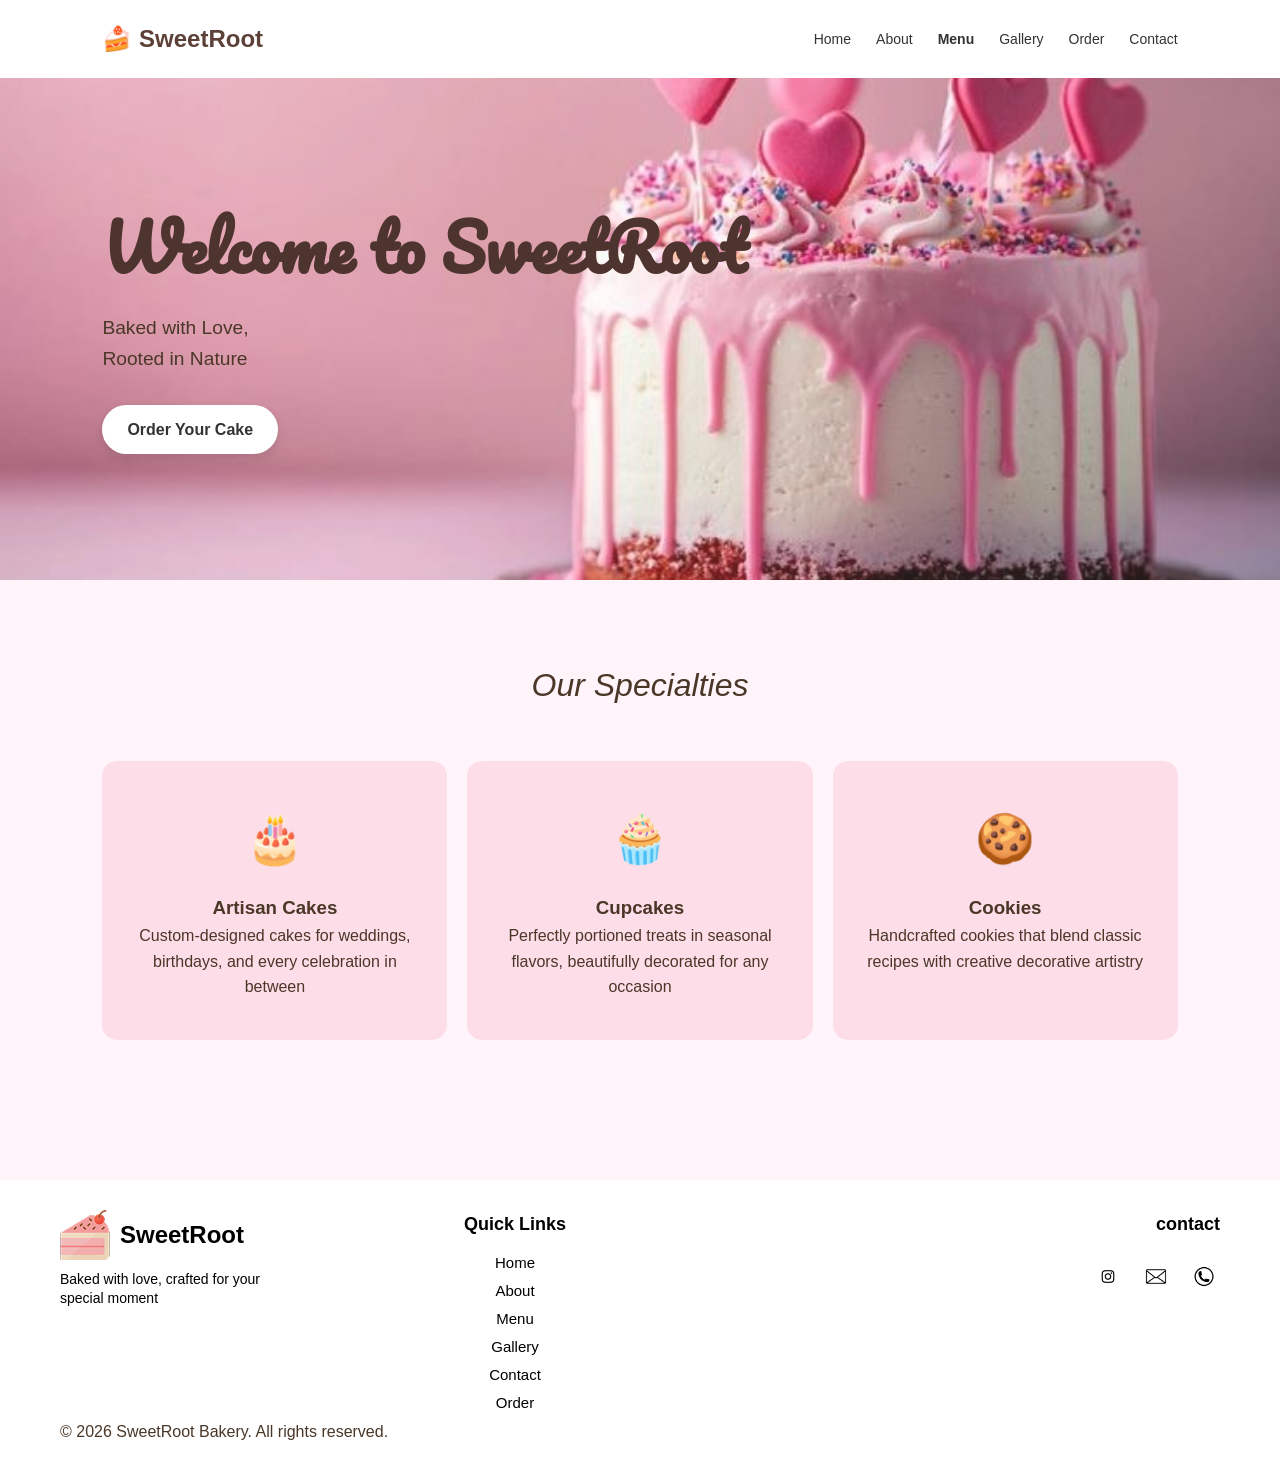
<file: pages/index.html>
<!DOCTYPE html>
<html lang="en">
<head>
    <meta charset="UTF-8">
    <meta name="viewport" content="width=device-width, initial-scale=1.0">
    <title>SweetRoot Bakery</title>
    <link href="https://fonts.googleapis.com/css2?family=Pacifico&display=swap" rel="stylesheet">
    <link rel="stylesheet" href="../styles/index.css">
</head>
<body>

    <header class="main-header">
        <nav class="navbar">
    <div class="logo">🍰 SweetRoot</div>

    <input type="checkbox" id="menu-bar">
    <label for="menu-bar" class="hamburger">☰</label>

    <ul class="nav-links">
        <li><a href="index.html">Home</a></li>
        <li><a href="about.html">About</a></li>
        <li><a href="menu.html" class="active">Menu</a></li>
        <li><a href="gallery.html">Gallery</a></li>
        <li><a href="order.html">Order</a></li>
        <li><a href="contact.html">Contact</a></li>
    </ul>
</nav>
    </header>

    <section class="hero">
        <div class="hero-content">
            <h1>Welcome to SweetRoot</h1>
            <p class="subtitle">Baked with Love,<br>Rooted in Nature</p>
            <a href="order.html" class="cta-button">Order Your Cake</a>
        </div>
    </section>

    <section class="specialties">
        <h2 class="section-title">Our Specialties</h2>
        <div class="card-grid">
            <div class="card">
                <div class="card-icon">🎂</div>
                <h3>Artisan Cakes</h3>
                <p>Custom-designed cakes for weddings, birthdays, and every celebration in between</p>
            </div>
            <div class="card">
                <div class="card-icon">🧁</div>
                <h3>Cupcakes</h3>
                <p>Perfectly portioned treats in seasonal flavors, beautifully decorated for any occasion</p>
            </div>
            <div class="card">
                <div class="card-icon">🍪</div>
                <h3>Cookies</h3>
                <p>Handcrafted cookies that blend classic recipes with creative decorative artistry</p>
            </div>
        </div>
    </section>

   <footer>
  <div class="footer">

    <div class="footer-left">
      <div class="brand">
        <img src="../public/images/image 1.png " alt="SweetRoot logo">
        <h5>SweetRoot</h5>
      </div>
      <p>Baked with love, crafted for your special moment</p>
    </div>

    <div class="footer-middle">
      <h4>Quick Links</h4>
      <a href="index.html">Home</a>
      <a href="about.html">About</a>
      <a href="menu.html">Menu</a>
      <a href="gallery.html">Gallery</a>
      <a href="contact.html">Contact</a>
      <a href="order.html">Order</a>
    </div>

    <div class="footer-right">
      <h4>contact</h4>
      <div class="footer-icons">
        <a href="https://instagram.com/sweetroot.bakery" target="_blank">
          <img src="../public/icons/Rectangle 11.png" alt="Instagram">
        </a>

        <a href="mailto:sweetrootbakery@gmail.com">
          <img src="../public/icons/Rectangle 12.png " alt="Email">
        </a>

        <a href="tel:+251912345678">
          <img src="../public/icons/Rectangle 13.png " alt="Phone">
        </a>
      </div>
    </div>

  </div>
  <p>© 2026 SweetRoot Bakery. All rights reserved.</p>
</footer>


</body>
</html>
</file>
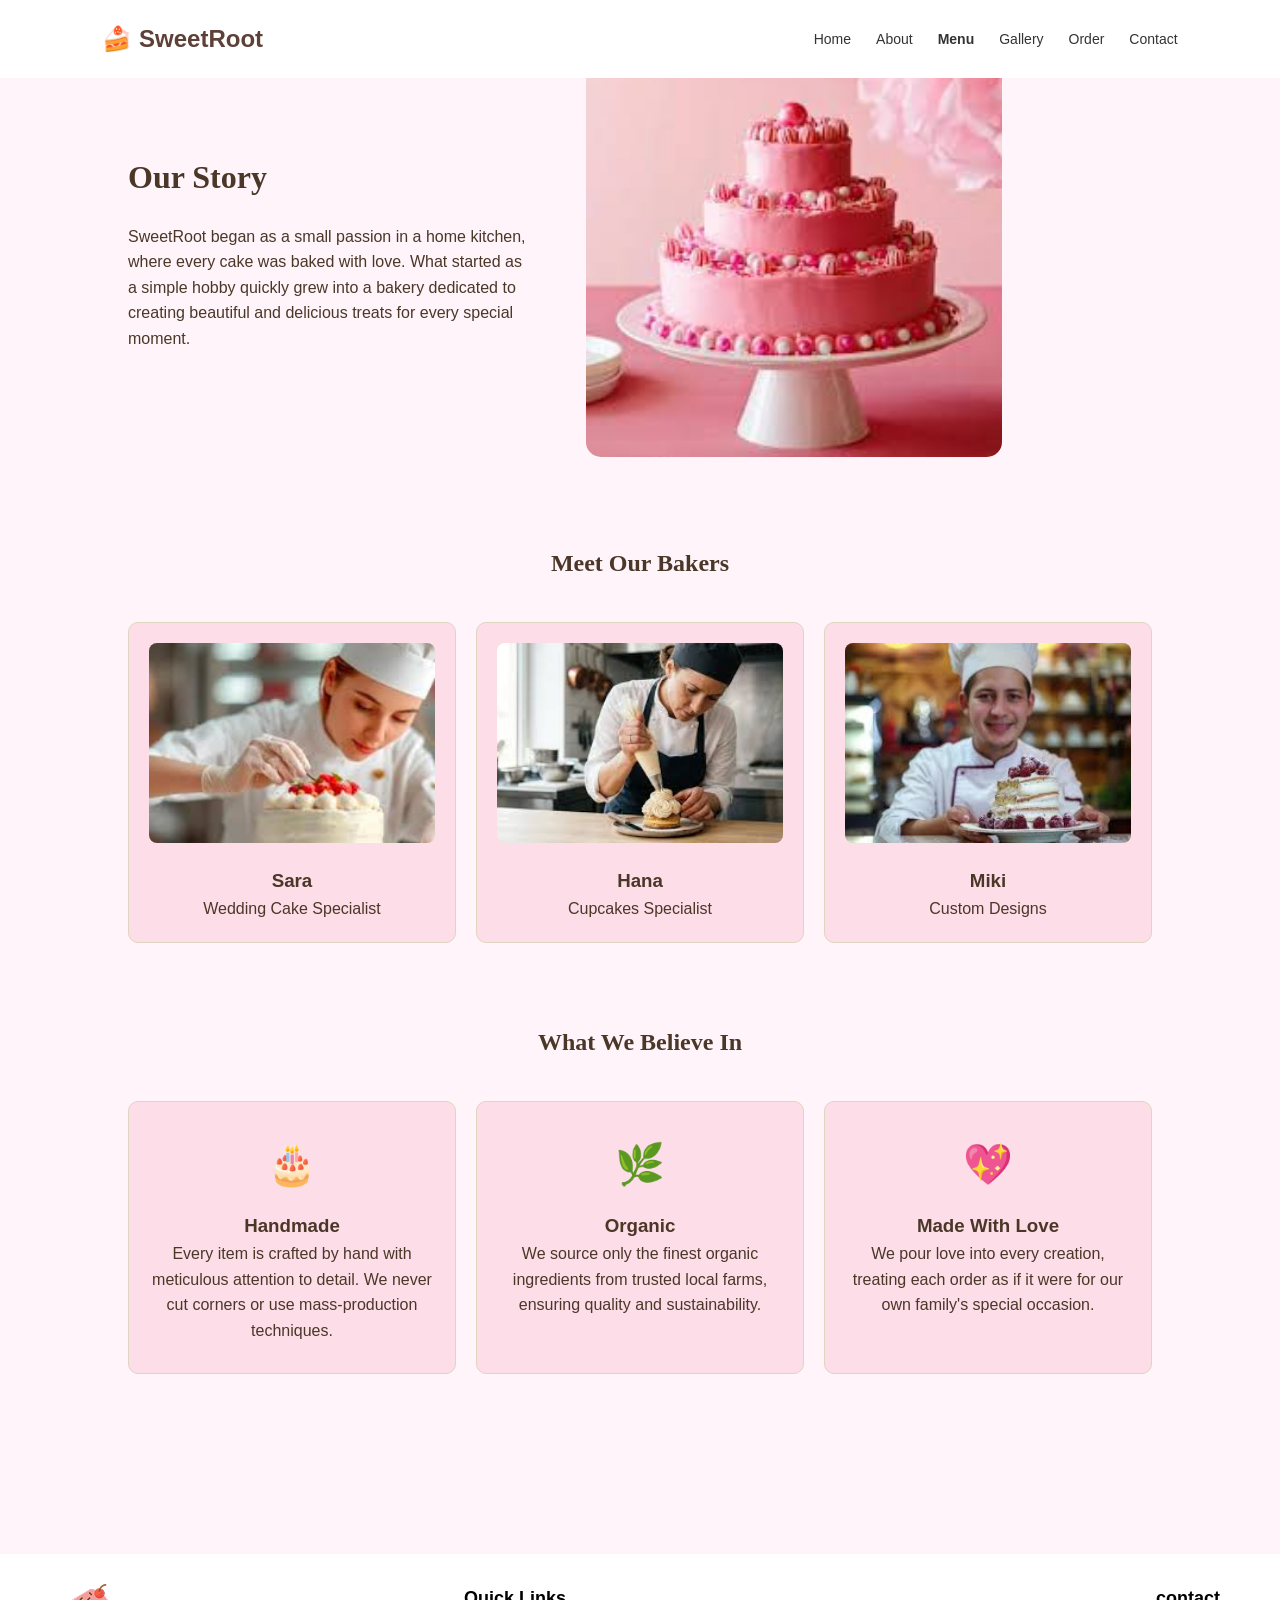
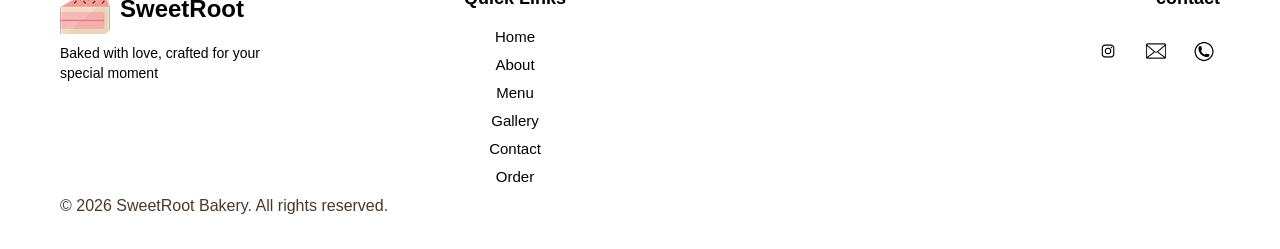
<file: pages/about.html>
<!DOCTYPE html>
<html lang="en">
<head>
    <meta charset="UTF-8">
    <meta name="viewport" content="width=device-width, initial-scale=1.0">
    <title>About Us - SweetRoot</title>
    <link rel="stylesheet" href="../styles/about.css">
</head>
<body>

    <header>
         <nav class="navbar">
    <div class="logo">🍰 SweetRoot</div>

    <input type="checkbox" id="menu-bar">
    <label for="menu-bar" class="hamburger">☰</label>

    <ul class="nav-links">
        <li><a href="index.html">Home</a></li>
        <li><a href="about.html">About</a></li>
        <li><a href="menu.html" class="active">Menu</a></li>
        <li><a href="gallery.html">Gallery</a></li>
        <li><a href="order.html">Order</a></li>
        <li><a href="contact.html">Contact</a></li>
    </ul>
</nav>
    </header>
    <main class="container">
        <section class="our-story">
            <div class="story-text">
                <h2>Our Story</h2>
                <p>SweetRoot began as a small passion in a home kitchen,<br> where every cake was baked with love. What started as<br> a simple hobby quickly grew into a bakery dedicated to<br> creating beautiful and delicious treats for every special<br> moment.</p>
            </div>
            <div class="story-image">
                <img src="../public/images/about-cake.jpg" alt="Our Story Cake">
            </div>
        </section>

        <section class="bakers-section">
            <h2>Meet Our Bakers</h2>
            <div class="baker-grid">
                <div class="baker-card">
                    <img src="../public/images/sara.jpg" alt="Sara">
                    <h3>Sara</h3>
                    <p>Wedding Cake Specialist</p>
                </div>
                <div class="baker-card">
                    <img src="../public/images/hana.jpg" alt="Hana">
                    <h3>Hana</h3>
                    <p>Cupcakes Specialist</p>
                </div>
                <div class="baker-card">
                    <img src="../public/images/miki.jpg" alt="Miki">
                    <h3>Miki</h3>
                    <p>Custom Designs</p>
                </div>
            </div>
        </section>

        <section class="values-section">
            <h2>What We Believe In</h2>
            <div class="values-grid">
                <div class="value-card">
                    <div class="value-icon">🎂</div>
                    <h3>Handmade</h3>
                    <p>Every item is crafted by hand with meticulous attention to detail. We never cut corners or use mass-production techniques.</p>
                </div>
                <div class="value-card">
                    <div class="value-icon">🌿</div>
                    <h3>Organic</h3>
                    <p>We source only the finest organic ingredients from trusted local farms, ensuring quality and sustainability.</p>
                </div>
                <div class="value-card">
                    <div class="value-icon">💖</div>
                    <h3>Made With Love</h3>
                    <p>We pour love into every creation, treating each order as if it were for our own family's special occasion.</p>
                </div>
            </div>
        </section>
    </main>

<footer>
  <div class="footer">

    <div class="footer-left">
      <div class="brand">
        <img src="../public/images/image 1.png " alt="SweetRoot logo">
        <h5>SweetRoot</h5>
      </div>
      <p>Baked with love, crafted for your special moment</p>
    </div>

    <div class="footer-middle">
      <h4>Quick Links</h4>
      <a href="index.html">Home</a>
      <a href="about.html">About</a>
      <a href="menu.html">Menu</a>
      <a href="gallery.html">Gallery</a>
      <a href="contact.html">Contact</a>
      <a href="order.html">Order</a>
    </div>

    <div class="footer-right">
      <h4>contact</h4>
      <div class="footer-icons">
        <a href="https://instagram.com/sweetroot.bakery" target="_blank">
          <img src="../public/icons/Rectangle 11.png" alt="Instagram">
        </a>

        <a href="mailto:sweetrootbakery@gmail.com">
          <img src="../public/icons/Rectangle 12.png " alt="Email">
        </a>

        <a href="tel:+251912345678">
          <img src="../public/icons/Rectangle 13.png " alt="Phone">
        </a>
      </div>
    </div>

  </div>
  <p>© 2026 SweetRoot Bakery. All rights reserved.</p>
</footer>


</body>
</html>
</file>
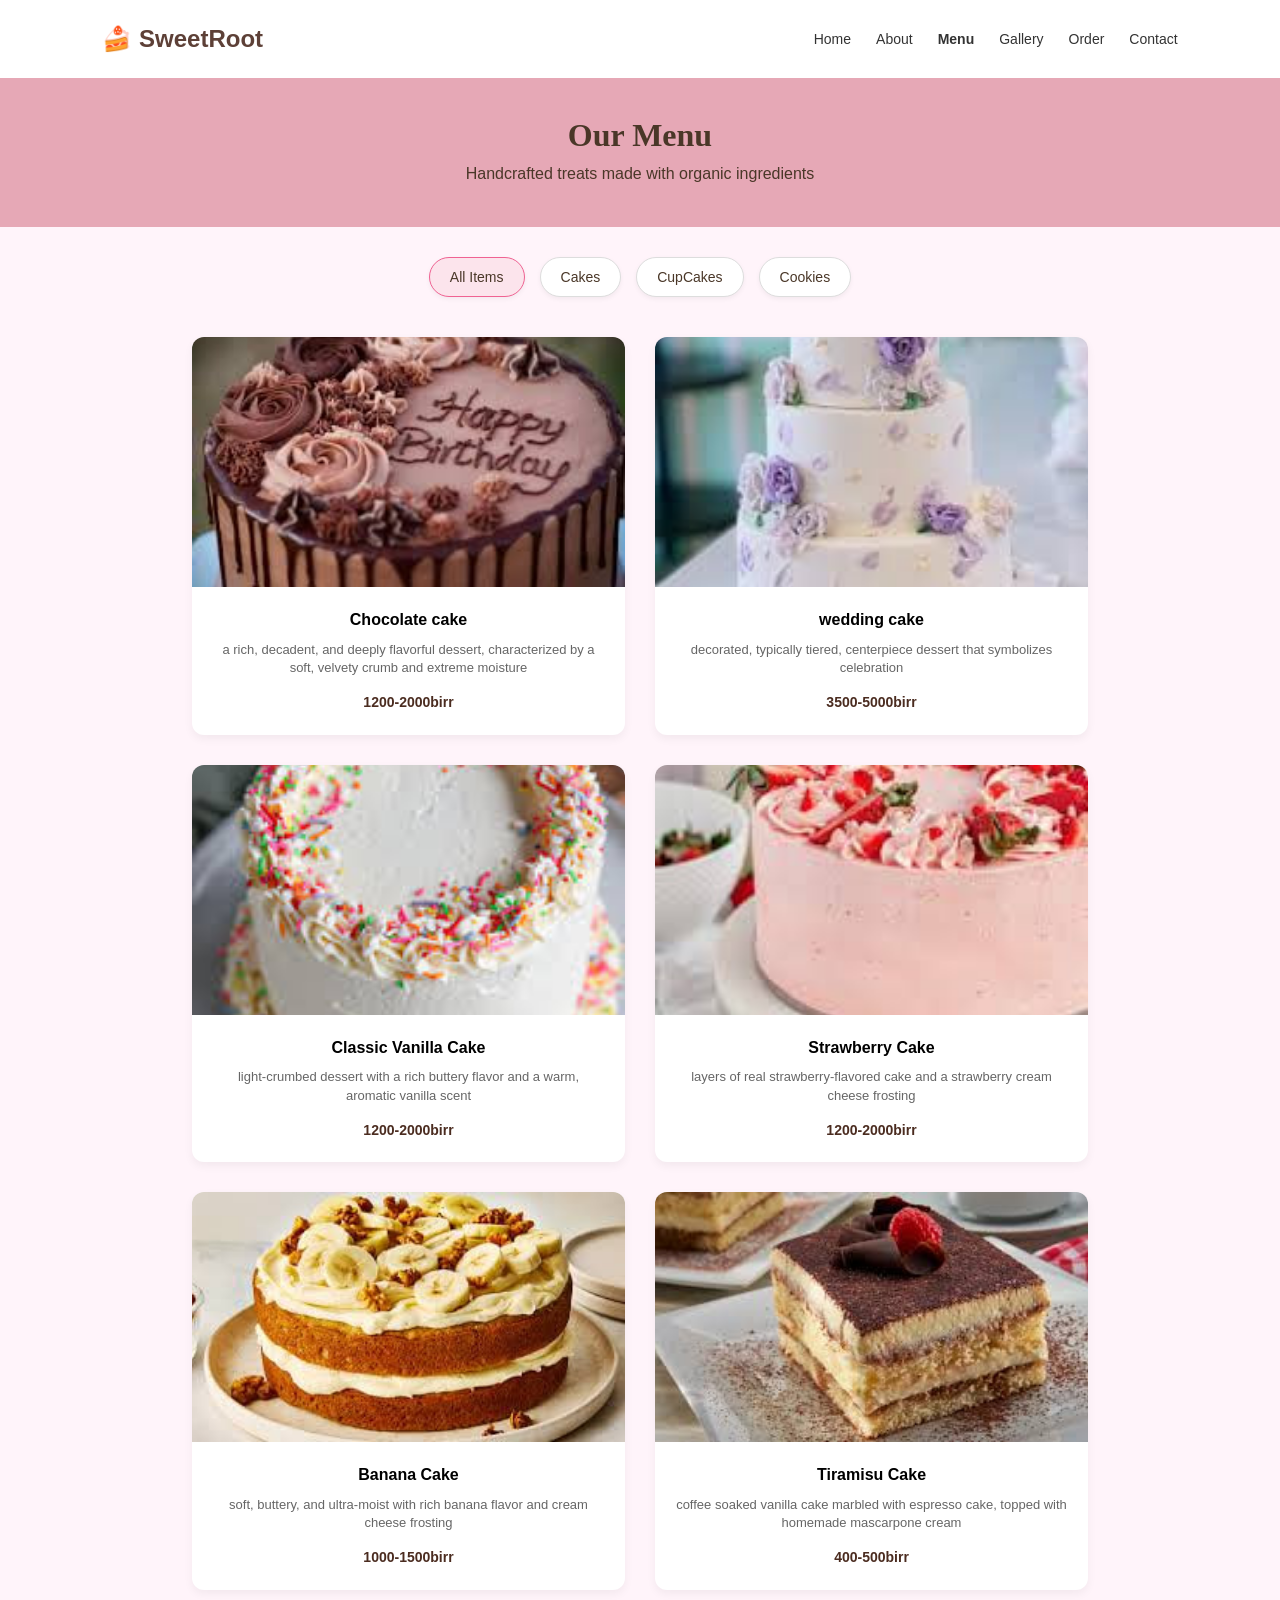
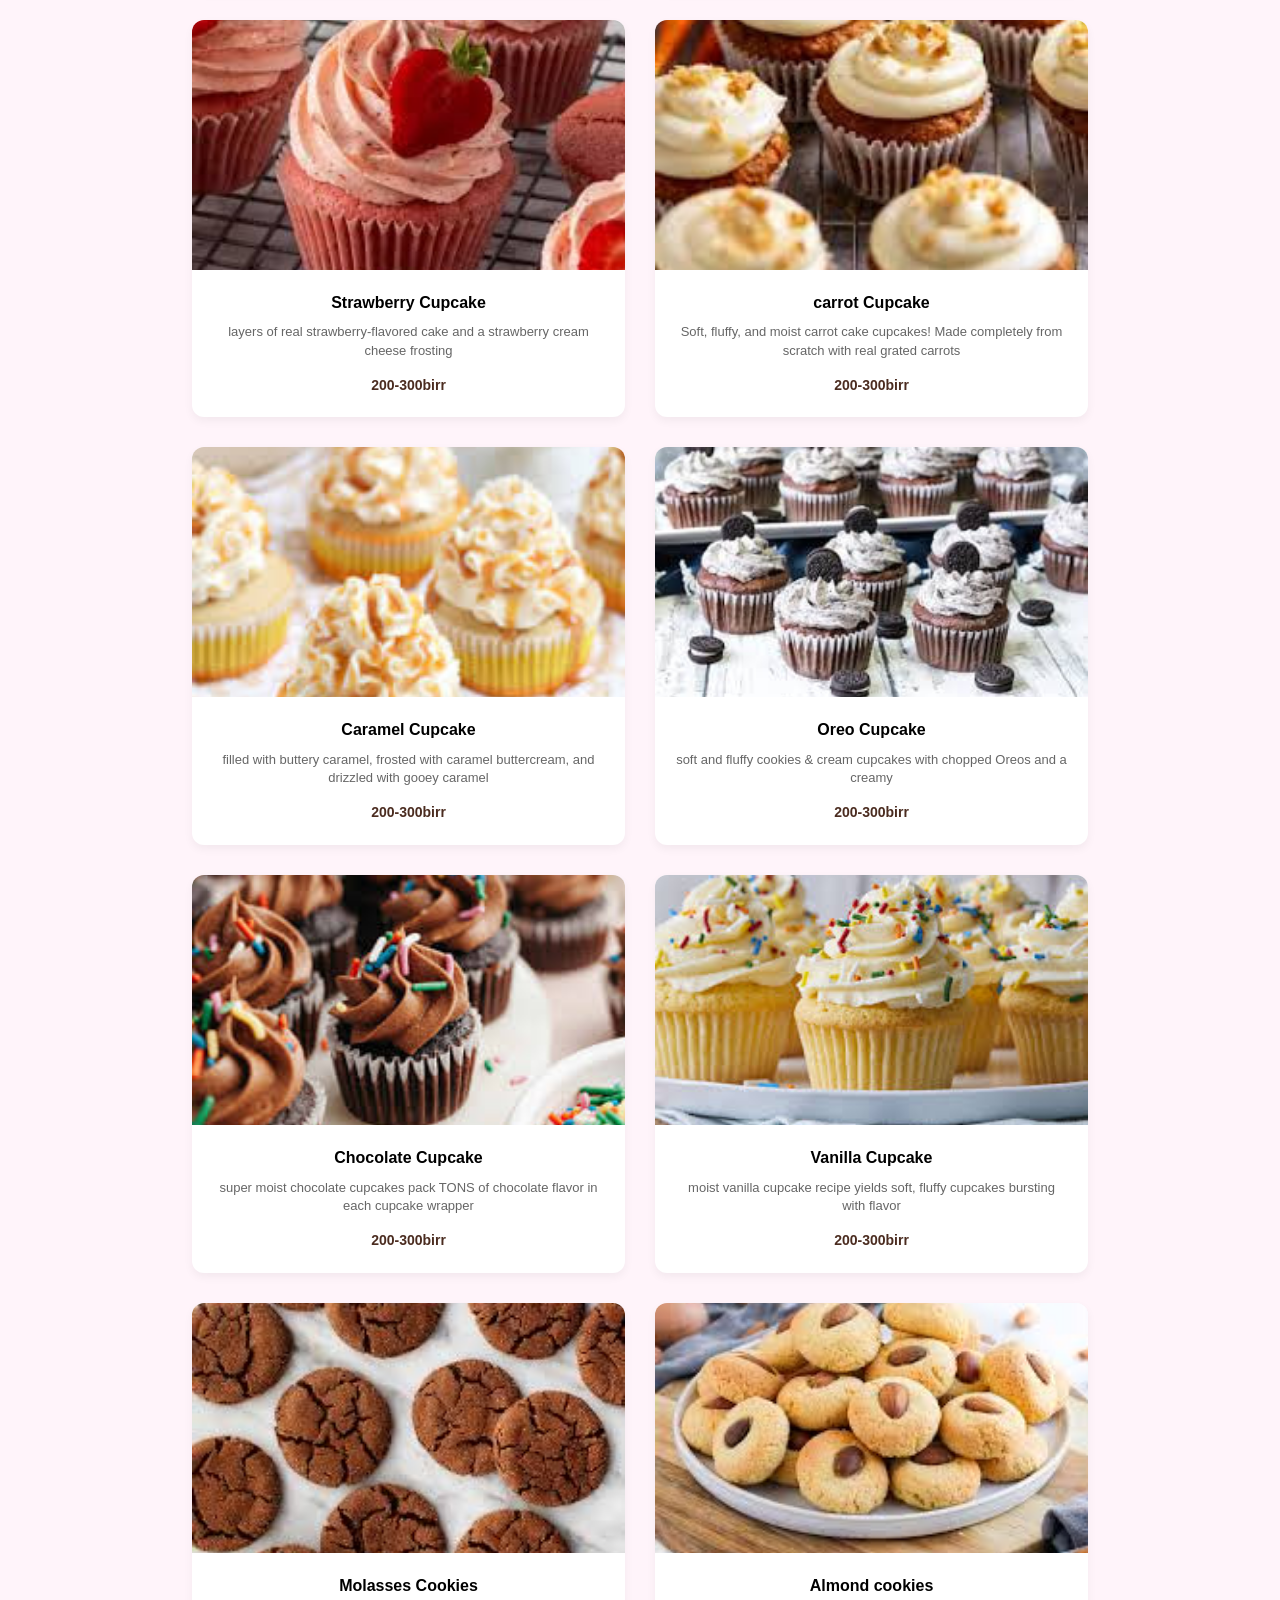
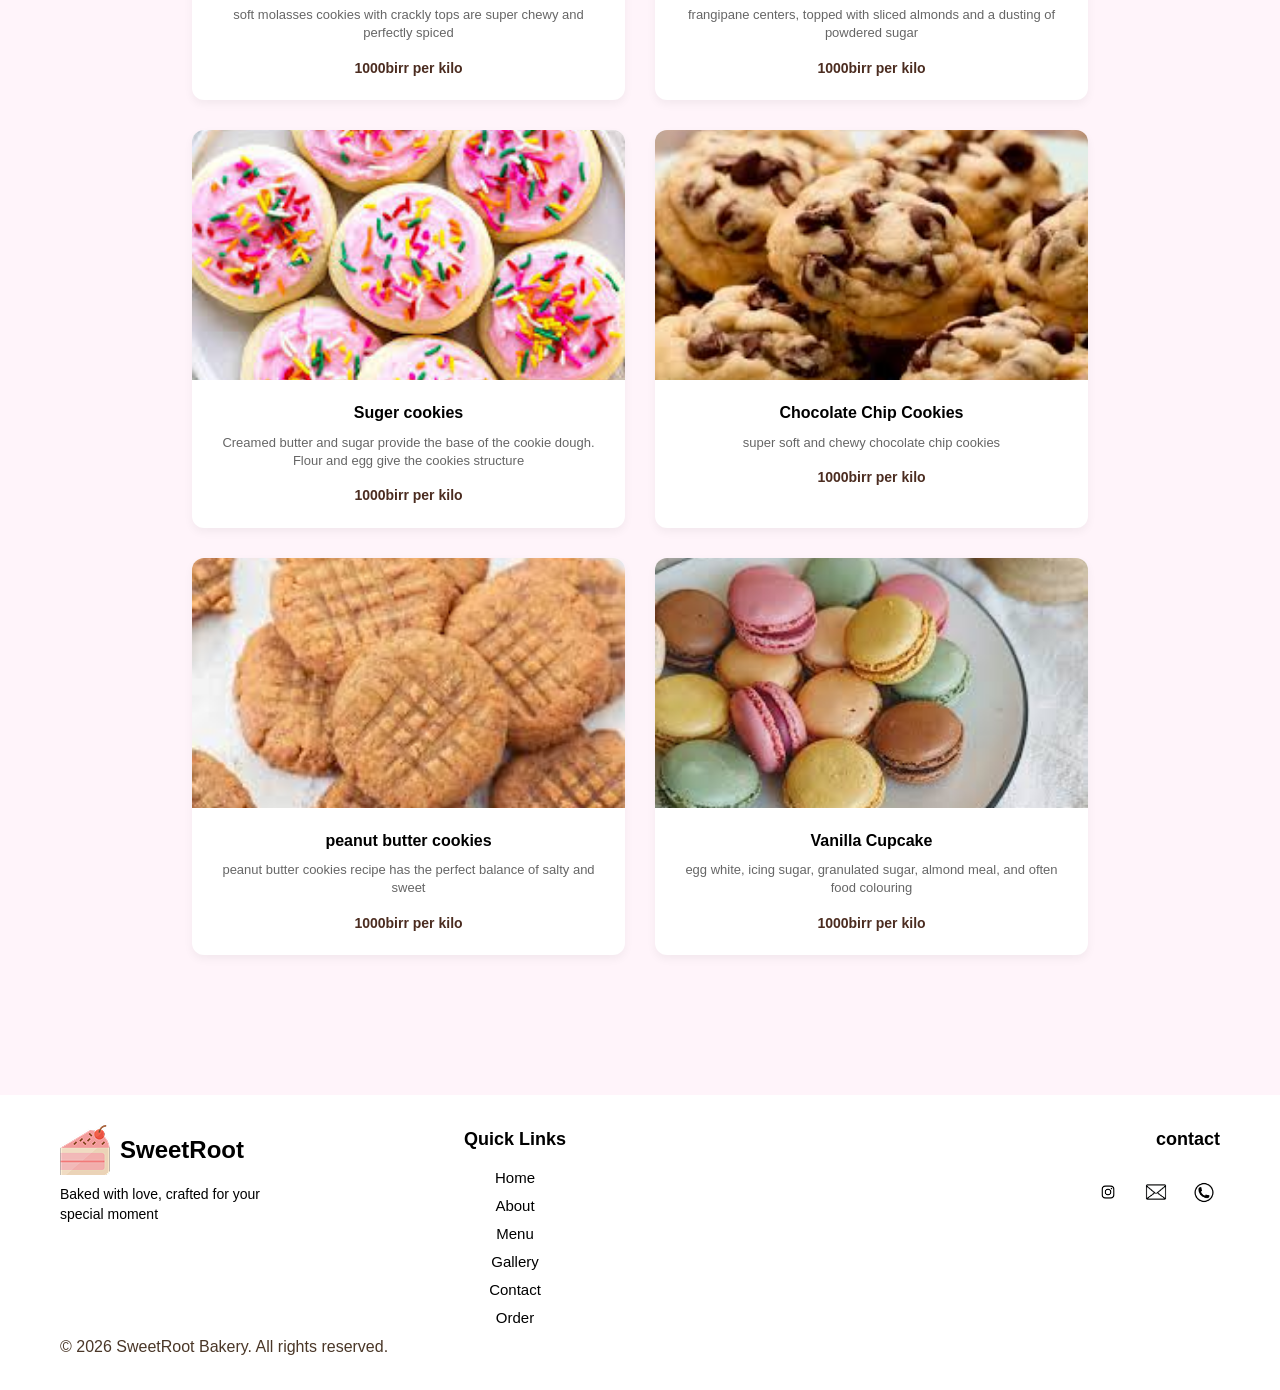
<file: pages/menu.html>
<!doctype html>
<html lang="en">
  <head>
    <meta charset="UTF-8" />
    <meta name="viewport" content="width=device-width, initial-scale=1.0" />
    <title>Menu - SweetRoot</title>
    <link rel="stylesheet" href="../styles/menu.css" />
  </head>
  <body>
    <header>
      <nav class="navbar">
        <div class="logo">🍰 SweetRoot</div>

        <input type="checkbox" id="menu-bar" />
        <label for="menu-bar" class="hamburger">☰</label>

        <ul class="nav-links">
          <li><a href="index.html">Home</a></li>
          <li><a href="about.html">About</a></li>
          <li><a href="menu.html" class="active">Menu</a></li>
          <li><a href="gallery.html">Gallery</a></li>
          <li><a href="order.html">Order</a></li>
          <li><a href="contact.html">Contact</a></li>
        </ul>
      </nav>
    </header>

    <section class="menu-banner">
      <h1>Our Menu</h1>
      <p>Handcrafted treats made with organic ingredients</p>
    </section>

    <input type="radio" name="menu-filter" id="all" checked />
    <input type="radio" name="menu-filter" id="cakes" />
    <input type="radio" name="menu-filter" id="cupcakes" />
    <input type="radio" name="menu-filter" id="cookies" />

    <div class="filter-container">
      <label for="all" class="lbl-all">All Items</label>
      <label for="cakes" class="lbl-cakes">Cakes</label>
      <label for="cupcakes" class="lbl-cupcakes">CupCakes</label>
      <label for="cookies" class="lbl-cookies">Cookies</label>
    </div>

    <main class="menu-grid">
      <div class="menu-card item-cakes">
        <img src="../public/images/chocolate-cake.jpg" alt="Chocolate cake" />
        <div class="card-content">
          <h3>Chocolate cake</h3>
          <p>
            a rich, decadent, and deeply flavorful dessert, characterized by a
            soft, velvety crumb and extreme moisture
          </p>
          <span class="price">1200-2000birr</span>
        </div>
      </div>
      <div class="menu-card item-cakes">
        <img src="../public/images/wedding-cake.jpg" alt="wedding cake" />
        <div class="card-content">
          <h3>wedding cake</h3>
          <p>
            decorated, typically tiered, centerpiece dessert that symbolizes
            celebration
          </p>
          <span class="price">3500-5000birr</span>
        </div>
      </div>
      <div class="menu-card item-cakes">
        <img
          src="../public/images/vanilla-cake.jpg"
          alt="Classic Vanilla Cake"
        />
        <div class="card-content">
          <h3>Classic Vanilla Cake</h3>
          <p>
            light-crumbed dessert with a rich buttery flavor and a warm,
            aromatic vanilla scent
          </p>
          <span class="price">1200-2000birr</span>
        </div>
      </div>
      <div class="menu-card item-cakes">
        <img src="../public/images/strawberry-cake.jpg" alt="Strawberry Cake" />
        <div class="card-content">
          <h3>Strawberry Cake</h3>
          <p>
            layers of real strawberry-flavored cake and a strawberry cream
            cheese frosting
          </p>
          <span class="price">1200-2000birr</span>
        </div>
      </div>
      <div class="menu-card item-cakes">
        <img src="../public/images/banana-cake.jpg" alt="Banana Cake" />
        <div class="card-content">
          <h3>Banana Cake</h3>
          <p>
            soft, buttery, and ultra-moist with rich banana flavor and cream
            cheese frosting
          </p>
          <span class="price">1000-1500birr</span>
        </div>
      </div>
      <div class="menu-card item-cakes">
        <img src="../public/images/tiramisu-cake.jpg" alt="Tiramisu Cake" />
        <div class="card-content">
          <h3>Tiramisu Cake</h3>
          <p>
            coffee soaked vanilla cake marbled with espresso cake, topped with
            homemade mascarpone cream
          </p>
          <span class="price">400-500birr</span>
        </div>
      </div>

      <div class="menu-card item-cupcakes">
        <img
          src="../public/images/strawberry-cupcake.jpg"
          alt="Strawberry Cupcake"
        />
        <div class="card-content">
          <h3>Strawberry Cupcake</h3>
          <p>
            layers of real strawberry-flavored cake and a strawberry cream
            cheese frosting
          </p>
          <span class="price">200-300birr</span>
        </div>
      </div>
      <div class="menu-card item-cupcakes">
        <img src="../public/images/carrot-cupcake.jpg" alt="carrot Cupcake" />
        <div class="card-content">
          <h3>carrot Cupcake</h3>
          <p>
            Soft, fluffy, and moist carrot cake cupcakes! Made completely from
            scratch with real grated carrots
          </p>
          <span class="price">200-300birr</span>
        </div>
      </div>
      <div class="menu-card item-cupcakes">
        <img src="../public/images/caramel-cupcake.jpg" alt="Caramel Cupcake" />
        <div class="card-content">
          <h3>Caramel Cupcake</h3>
          <p>
            filled with buttery caramel, frosted with caramel buttercream, and
            drizzled with gooey caramel
          </p>
          <span class="price">200-300birr</span>
        </div>
      </div>
      <div class="menu-card item-cupcakes">
        <img src="../public/images/oreo-cupcake.jpg" alt="Oreo Cupcake" />
        <div class="card-content">
          <h3>Oreo Cupcake</h3>
          <p>
            soft and fluffy cookies & cream cupcakes with chopped Oreos and a
            creamy
          </p>
          <span class="price">200-300birr</span>
        </div>
      </div>
      <div class="menu-card item-cupcakes">
        <img
          src="../public/images/chocolate-cupcake.jpg"
          alt="Chocolate Cupcake"
        />
        <div class="card-content">
          <h3>Chocolate Cupcake</h3>
          <p>
            super moist chocolate cupcakes pack TONS of chocolate flavor in each
            cupcake wrapper
          </p>
          <span class="price">200-300birr</span>
        </div>
      </div>
      <div class="menu-card item-cupcakes">
        <img src="../public/images/vanilla-cupcake.jpg" alt="Vanilla Cupcake" />
        <div class="card-content">
          <h3>Vanilla Cupcake</h3>
          <p>
            moist vanilla cupcake recipe yields soft, fluffy cupcakes bursting
            with flavor
          </p>
          <span class="price">200-300birr</span>
        </div>
      </div>

      <div class="menu-card item-cookies">
        <img
          src="../public/images/molasses-cookies.jpg"
          alt="Molasses Cookies"
        />
        <div class="card-content">
          <h3>Molasses Cookies</h3>
          <p>
            soft molasses cookies with crackly tops are super chewy and
            perfectly spiced
          </p>
          <span class="price">1000birr per kilo</span>
        </div>
      </div>
      <div class="menu-card item-cookies">
        <img src="../public/images/almond-cookies.jpg" alt="Almond cookies" />
        <div class="card-content">
          <h3>Almond cookies</h3>
          <p>
            frangipane centers, topped with sliced almonds and a dusting of
            powdered sugar
          </p>
          <span class="price">1000birr per kilo</span>
        </div>
      </div>
      <div class="menu-card item-cookies">
        <img src="../public/images/sugar-cookies.jpg" alt="Suger cookies" />
        <div class="card-content">
          <h3>Suger cookies</h3>
          <p>
            Creamed butter and sugar provide the base of the cookie dough. Flour
            and egg give the cookies structure
          </p>
          <span class="price">1000birr per kilo</span>
        </div>
      </div>
      <div class="menu-card item-cookies">
        <img
          src="../public/images/choc-chip-cookies.jpg"
          alt="Chocolate Chip Cookies"
        />
        <div class="card-content">
          <h3>Chocolate Chip Cookies</h3>
          <p>super soft and chewy chocolate chip cookies</p>
          <span class="price">1000birr per kilo</span>
        </div>
      </div>
      <div class="menu-card item-cookies">
        <img
          src="../public/images/peanut-butter-cookies.jpg"
          alt="peanut butter cookies"
        />
        <div class="card-content">
          <h3>peanut butter cookies</h3>
          <p>
            peanut butter cookies recipe has the perfect balance of salty and
            sweet
          </p>
          <span class="price">1000birr per kilo</span>
        </div>
      </div>
      <div class="menu-card item-cookies">
        <img src="../public/images/macarons.jpg" alt="Vanilla Cupcake" />
        <div class="card-content">
          <h3>Vanilla Cupcake</h3>
          <p>
            egg white, icing sugar, granulated sugar, almond meal, and often
            food colouring
          </p>
          <span class="price">1000birr per kilo</span>
        </div>
      </div>
    </main>

    <footer>
      <div class="footer">
        <div class="footer-left">
          <div class="brand">
            <img src="../public/images/image 1.png " alt="SweetRoot logo" />
            <h5>SweetRoot</h5>
          </div>
          <p>Baked with love, crafted for your special moment</p>
        </div>

        <div class="footer-middle">
          <h4>Quick Links</h4>
          <a href="index.html">Home</a>
          <a href="about.html">About</a>
          <a href="menu.html">Menu</a>
          <a href="gallery.html">Gallery</a>
          <a href="contact.html">Contact</a>
          <a href="order.html">Order</a>
        </div>

        <div class="footer-right">
          <h4>contact</h4>
          <div class="footer-icons">
            <a href="https://instagram.com/sweetroot.bakery" target="_blank">
              <img src="../public/icons/Rectangle 11.png" alt="Instagram" />
            </a>

            <a href="mailto:sweetrootbakery@gmail.com">
              <img src="../public/icons/Rectangle 12.png " alt="Email" />
            </a>

            <a href="tel:+251912345678">
              <img src="../public/icons/Rectangle 13.png " alt="Phone" />
            </a>
          </div>
        </div>
      </div>
      <p>© 2026 SweetRoot Bakery. All rights reserved.</p>
    </footer>
  </body>
</html>
</file>
<file: styles/index.css>
/* --- Global Resets --- */
* {
  margin: 0;
  padding: 0;
  box-sizing: border-box;
  font-family: "Arial", sans-serif;
}

body {
  background-color: #fff4fa;
  color: #4a3728;
  line-height: 1.6;
}

/* --- Navigation --- */
.navbar {
  display: flex;
  justify-content: space-between;
  align-items: center;
  padding: 20px 8%;
  background-color: #ffffff;
  position: fixed; /* or position: sticky; */
  top: 0;
  width: 100%;
  z-index: 1000;
}

.logo {
  font-size: 24px;
  font-weight: bold;
  color: #5d4037;
}

.nav-links {
  display: flex;
  list-style: none;
}

.nav-links li {
  margin-left: 25px;
}

.nav-links a {
  text-decoration: none;
  color: #333;
  font-size: 14px;
}
.active {
  color: #4e2121;
  font-weight: bold;
}
#menu-bar {
    display: none;
}

.hamburger {
    display: none;
    font-size: 30px;
    cursor: pointer;
    color: #5d4037;
}


@media (max-width: 768px) {
    .hamburger {
        display: block; 
    }

    .nav-links {
        display: none; 
        position: absolute;
        top: 70px;
        left: 0;
        width: 100%;
        background: #ffffff;
        flex-direction: column;
        text-align: center;
        border-bottom: 2px solid #e6a8b6;
    }

    .nav-links li {
        margin: 15px 0;
    }

    
    #menu-bar:checked ~ .nav-links {
        display: flex;
    }
}

/* --- Hero Section --- */
.hero {
  height: 70vh;
  /* This path assumes your image is inside public/images/ */
  background:
    linear-gradient(rgba(255, 255, 255, 0.1), rgba(255, 255, 255, 0.1)),
    url("../public/images/cake-hero.jpg");
  background-size: cover;
  background-position: center;
  display: flex;
  align-items: center;
  padding: 0 8%;
  height: 510px;
  margin-top: 70px;
}

.hero-content h1 {
  font-family: Flavors, Pacifico, cursive;
  font-size: clamp(2.5rem, 6vw, 4rem);
  color: #4e342e;
}

.subtitle {
  font-size: 1.2rem;
  margin: 15px 0 30px;
}

.cta-button {
  display: inline-block;
  background: #fff;
  padding: 12px 25px;
  border-radius: 50px;
  text-decoration: none;
  color: #333;
  font-weight: bold;
  box-shadow: 0 4px 10px rgba(0, 0, 0, 0.1);
}

/* --- Specialties Section --- */
.specialties {
  padding: 80px 8%;
  text-align: center;
}

.section-title {
  margin-bottom: 50px;
  font-size: 2rem;
  font-style: italic;
  font-weight: 400;
}

.card-grid {
  display: flex;
  justify-content: center;
  gap: 20px;
}

.card {
  background: #fcdde8;
  padding: 40px 20px;
  border-radius: 15px;
  flex: 1;
  max-width: 350px;
}

.card-icon {
  font-size: 3rem;
  margin-bottom: 15px;
}

/* --- Footer --- */
footer {
  background-color: #fff;
  padding: 30px 60px;
  margin-top: 60px;
  width: 100%;
  box-sizing: border-box;
}

.footer {
  display: flex;
  justify-content: space-between;
  align-items: flex-start;
  gap: 0;
  width: 100%;
}

.footer-left {
  flex: 2;
  max-width: 220px;
  min-width: 180px;
}

.footer-middle {
  flex: 1;
  display: flex;
  flex-direction: column;
  align-items: center; /* centers Quick Links in the middle */
}

.footer-right {
  flex: 1;
  display: flex;
  flex-direction: column;
  align-items: flex-end; /* pushes contact to the far right */
}

.brand {
  display: flex;
  align-items: center;
  gap: 10px;
  margin-bottom: 10px;
}

.brand img {
  width: 50px;
  height: 50px;
}

.brand h5 {
  font-size: 24px;
  margin: 0;
  color: black;
}

.footer-left p {
  font-size: 14px;
  line-height: 1.4;
  color: black;
  margin: 0;
}

.footer-middle h4,
.footer-right h4 {
  font-size: 18px;
  margin-bottom: 12px;
  color: black;
}

.footer-middle {
  text-align: left;
}

.footer-middle a {
  display: block;
  text-decoration: none;
  color: black;
  margin-bottom: 4px;
  font-size: 15px;
}

.footer-middle a:hover {
  color: #c9a84c;
}

.footer-icons {
  display: flex;
  flex-wrap: wrap;
  gap: 16px;
  margin-top: 10px;
}

.footer-icons img {
  width: 32px;
  height: 32px;
  object-fit: contain;
  background: white;
  padding: 4px;
}

/* --- Responsive (Media Queries) --- */

/* Tablet & Mobile */
@media (max-width: 768px) {
  .navbar {
    flex-direction: column;
  }

  .nav-links {
    margin-top: 15px;
  }

  .nav-links li {
    margin: 5px 10px;
  }

  .card-grid {
    flex-direction: column;
    align-items: center;
  }

  .card {
    width: 100%;
  }

  .hero {
    text-align: center;
    justify-content: center;
  }
}
</file>
<file: styles/about.css>
/* --- Global Styles --- */
* {
  margin: 0;
  padding: 0;
  box-sizing: border-box;
  font-family: "Arial", sans-serif;
}

body {
  background-color: #fff4fa;
  color: #4a3728;
  line-height: 1.6;
}

.container {
  padding: 40px 10%;
}

/* --- Navbar --- */
.navbar {
  display: flex;
  justify-content: space-between;
  align-items: center;
  padding: 20px 8%;
  background-color: #ffffff;
  position: fixed; /* or position: sticky; */
  top: 0;
  width: 100%;
  z-index: 1000;
}

.logo {
  font-size: 24px;
  font-weight: bold;
  color: #5d4037;
}

.nav-links {
  display: flex;
  list-style: none;
}

.nav-links li {
  margin-left: 25px;
}

.nav-links a {
  text-decoration: none;
  color: #333;
  font-size: 14px;
}
.active {
  color: #4e2121;
  font-weight: bold;
}
#menu-bar {
    display: none;
}

.hamburger {
    display: none;
    font-size: 30px;
    cursor: pointer;
    color: #5d4037;
}


@media (max-width: 768px) {
    .hamburger {
        display: block; 
    }

    .nav-links {
        display: none; 
        position: absolute;
        top: 70px;
        left: 0;
        width: 100%;
        background: #ffffff;
        flex-direction: column;
        text-align: center;
        border-bottom: 2px solid #e6a8b6;
    }

    .nav-links li {
        margin: 15px 0;
    }

    
    #menu-bar:checked ~ .nav-links {
        display: flex;
    }
}

/* --- Our Story Section --- */
.our-story {
  display: flex;
  align-items: center;
  gap: 40px;
  margin-bottom: 80px;
}

.story-text h2 {
  font-size: 32px;
  margin-bottom: 20px;
  font-family: serif;
}

.story-image img {
  width: 170%;
  max-width: 1450px;
  border-radius: 15px;
  margin-left: 20px;
}

/* --- Bakers Grid --- */
.bakers-section,
.values-section {
  text-align: center;
  margin-bottom: 80px;
}

.bakers-section h2,
.values-section h2 {
  margin-bottom: 40px;
  font-family: serif;
}

.baker-grid,
.values-grid {
  display: flex;
  justify-content: center;
  gap: 20px;
}

.baker-card {
  background: #fcdde8;
  padding: 20px;
  border-radius: 10px;
  border: 1px solid #e0d5c1;
  flex: 1;
}

.baker-card img {
  width: 100%;
  height: 200px;
  object-fit: cover;
  border-radius: 8px;
  margin-bottom: 15px;
}

/* --- Values Grid --- */
.value-card {
  background: #fcdde8;
  padding: 30px 20px;
  border-radius: 10px;
  border: 1px solid #e0d5c1;
  flex: 1;
}

.value-icon {
  font-size: 40px;
  margin-bottom: 15px;
}

/* --- Footer --- */
footer {
  background-color: #fff;
  padding: 30px 60px;
  margin-top: 60px;
  width: 100%;
  box-sizing: border-box;
}

.footer {
  display: flex;
  justify-content: space-between;
  align-items: flex-start;
  gap: 0;
  width: 100%;
}

.footer-left {
  flex: 2;
  max-width: 220px;
  min-width: 180px;
}

.footer-middle {
  flex: 1;
  display: flex;
  flex-direction: column;
  align-items: center; /* centers Quick Links in the middle */
}

.footer-right {
  flex: 1;
  display: flex;
  flex-direction: column;
  align-items: flex-end; /* pushes contact to the far right */
}

.brand {
  display: flex;
  align-items: center;
  gap: 10px;
  margin-bottom: 10px;
}

.brand img {
  width: 50px;
  height: 50px;
}

.brand h5 {
  font-size: 24px;
  margin: 0;
  color: black;
}

.footer-left p {
  font-size: 14px;
  line-height: 1.4;
  color: black;
  margin: 0;
}

.footer-middle h4,
.footer-right h4 {
  font-size: 18px;
  margin-bottom: 12px;
  color: black;
}

.footer-middle {
  text-align: left;
}

.footer-middle a {
  display: block;
  text-decoration: none;
  color: black;
  margin-bottom: 4px;
  font-size: 15px;
}

.footer-middle a:hover {
  color: #c9a84c;
}

.footer-icons {
  display: flex;
  flex-wrap: wrap;
  gap: 16px;
  margin-top: 10px;
}

.footer-icons img {
  width: 32px;
  height: 32px;
  object-fit: contain;
  background: white;
  padding: 4px;
}

/* --- Responsive (Mobile & Tablet) --- */

@media (max-width: 992px) {
  .our-story {
    flex-direction: column;
    text-align: center;
  }
}

@media (max-width: 768px) {
  .baker-grid,
  .values-grid {
    flex-direction: column;
    align-items: center;
  }

  .baker-card,
  .value-card {
    width: 100%;
    max-width: 400px;
  }

  .navbar {
    flex-direction: column;
    gap: 10px;
  }
}
</file>
<file: styles/menu.css>
* {
  margin: 0;
  padding: 0;
  box-sizing: border-box;
  font-family: "Arial", sans-serif;
}

body {
  background-color: #fff4fa;
  color: #4a3728;
  line-height: 1.6;
}

/* Navbar */
.navbar {
  display: flex;
  justify-content: space-between;
  align-items: center;
  padding: 20px 8%;
  background-color: #ffffff;
  position: fixed; /* or position: sticky; */
  top: 0;
  width: 100%;
  z-index: 1000;
}

.logo {
  font-size: 24px;
  font-weight: bold;
  color: #5d4037;
}

.nav-links {
  display: flex;
  list-style: none;
}

.nav-links li {
  margin-left: 25px;
}

.nav-links a {
  text-decoration: none;
  color: #333;
  font-size: 14px;
}
.active {
  color: #4e2121;
  font-weight: bold;
}

#menu-bar {
    display: none;
}

.hamburger {
    display: none;
    font-size: 30px;
    cursor: pointer;
    color: #5d4037;
}


@media (max-width: 768px) {
    .hamburger {
        display: block; 
    }

    .nav-links {
        display: none; 
        position: absolute;
        top: 70px;
        left: 0;
        width: 100%;
        background: #ffffff;
        flex-direction: column;
        text-align: center;
        border-bottom: 2px solid #e6a8b6;
    }

    .nav-links li {
        margin: 15px 0;
    }

    
    #menu-bar:checked ~ .nav-links {
        display: flex;
    }
}
/* Banner */
.menu-banner {
  background-color: #e6a8b6;
  padding: 40px 20px;
  text-align: center;
  margin-top: 70px;
}

.menu-banner h1 {
  font-family: "Times New Roman", serif;
  font-size: 32px;
}

/* Filter Buttons */
input[type="radio"] {
  display: none;
}

.filter-container {
  display: flex;
  justify-content: center;
  gap: 15px;
  padding: 30px 0;
}

.filter-container label {
  background: #fff;
  padding: 8px 20px;
  border-radius: 20px;
  font-size: 14px;
  cursor: pointer;
  border: 1px solid #ddd;
  box-shadow: 0 2px 5px rgba(0, 0, 0, 0.05);
}

#all:checked ~ .filter-container .lbl-all,
#cakes:checked ~ .filter-container .lbl-cakes,
#cupcakes:checked ~ .filter-container .lbl-cupcakes,
#cookies:checked ~ .filter-container .lbl-cookies {
  background-color: #fce4ec;
  border-color: #f06292;
}

/* Filter Action */
.menu-card {
  display: none;
}

#all:checked ~ .menu-grid .menu-card,
#cakes:checked ~ .menu-grid .item-cakes,
#cupcakes:checked ~ .menu-grid .item-cupcakes,
#cookies:checked ~ .menu-grid .item-cookies {
  display: flex;
  flex-direction: column;
}

/* THE GRID - 2 per row for desktop/tablet */
.menu-grid {
  display: grid;
  grid-template-columns: repeat(2, 1fr);
  gap: 30px;
  padding: 10px 15% 80px;
}

.menu-card {
  background: #fff;
  border-radius: 12px;
  overflow: hidden;
  text-align: center;
  box-shadow: 0 4px 10px rgba(0, 0, 0, 0.05);
}

.menu-card img {
  width: 100%;
  height: 250px;
  object-fit: cover;
}

.card-content {
  padding: 20px;
}

.card-content h3 {
  font-size: 16px;
  margin-bottom: 8px;
  color: #000;
}

.card-content p {
  font-size: 13px;
  color: #666;
  line-height: 1.4;
  margin-bottom: 12px;
}

.price {
  font-weight: bold;
  color: #4b2c20;
  font-size: 14px;
}
footer {
  background-color: #fff;
  padding: 30px 60px;
  margin-top: 60px;
  width: 100%;
  box-sizing: border-box;
}

.footer {
  display: flex;
  justify-content: space-between;
  align-items: flex-start;
  gap: 0;
  width: 100%;
}

.footer-left {
  flex: 2;
  max-width: 220px;
  min-width: 180px;
}

.footer-middle {
  flex: 1;
  display: flex;
  flex-direction: column;
  align-items: center; /* centers Quick Links in the middle */
}

.footer-right {
  flex: 1;
  display: flex;
  flex-direction: column;
  align-items: flex-end; /* pushes contact to the far right */
}

.brand {
  display: flex;
  align-items: center;
  gap: 10px;
  margin-bottom: 10px;
}

.brand img {
  width: 50px;
  height: 50px;
}

.brand h5 {
  font-size: 24px;
  margin: 0;
  color: black;
}

.footer-left p {
  font-size: 14px;
  line-height: 1.4;
  color: black;
  margin: 0;
}

.footer-middle h4,
.footer-right h4 {
  font-size: 18px;
  margin-bottom: 12px;
  color: black;
}

.footer-middle {
  text-align: left;
}

.footer-middle a {
  display: block;
  text-decoration: none;
  color: black;
  margin-bottom: 4px;
  font-size: 15px;
}

.footer-middle a:hover {
  color: #c9a84c;
}

.footer-icons {
  display: flex;
  flex-wrap: wrap;
  gap: 16px;
  margin-top: 10px;
}

.footer-icons img {
  width: 32px;
  height: 32px;
  object-fit: contain;
  background: white;
  padding: 4px;
}

/* MEDIA QUERIES */

/* Tablet (2 items per row still looks good here) */
@media (max-width: 1024px) {
  .menu-grid {
    padding: 10px 5% 80px;
    gap: 20px;
  }
}

/* Mobile (1 item per row) */
@media (max-width: 768px) {
  .menu-grid {
    grid-template-columns: 1fr;
    padding: 10px 5% 60px;
  }
  .navbar {
    flex-direction: column;
    gap: 10px;
  }
}
</file>
